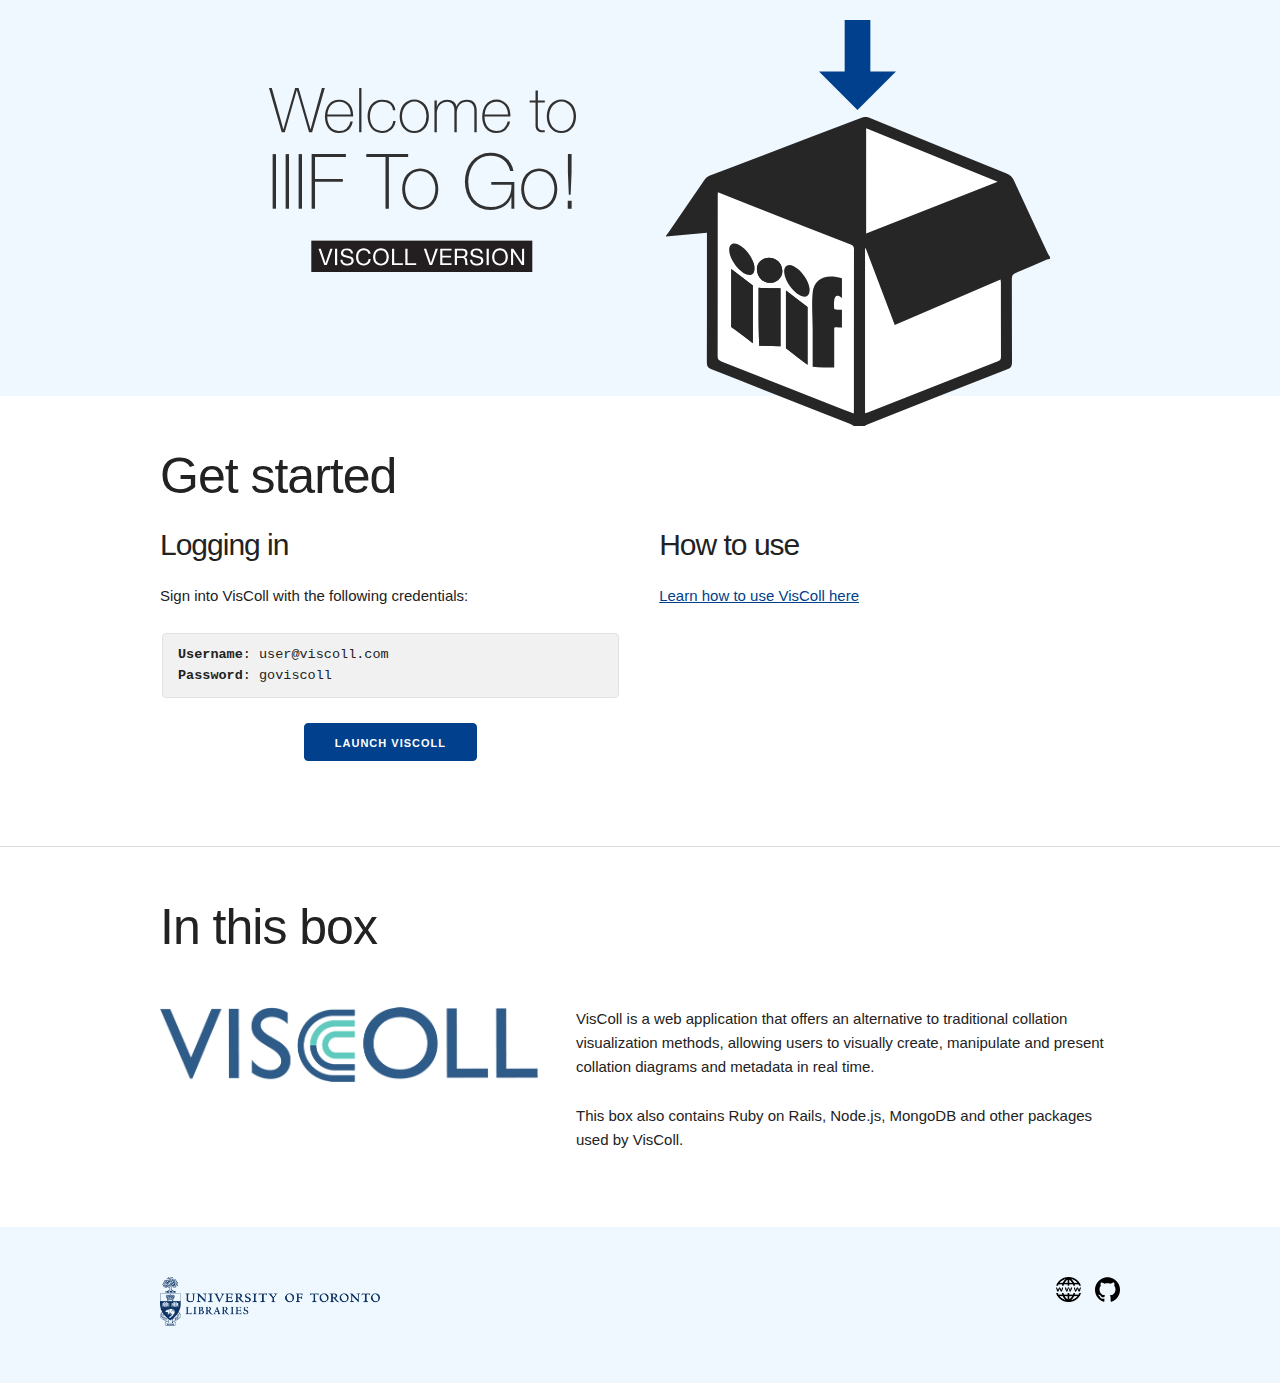
<file: splash/index.html>
<!DOCTYPE html>
<html lang="en">
<head>

  <!-- Basic Page Needs
  –––––––––––––––––––––––––––––––––––––––––––––––––– -->
  <meta charset="utf-8">
  <title>IIIF To Go is ready to go!</title>
  <meta name="description" content="Welcome to IIIF to Go with VisColl!">
  <meta name="author" content="University of Toronto Libraries">

  <!-- Mobile Specific Metas
  –––––––––––––––––––––––––––––––––––––––––––––––––– -->
  <meta name="viewport" content="width=device-width, initial-scale=1">


  <!-- CSS
  –––––––––––––––––––––––––––––––––––––––––––––––––– -->
  <link rel="stylesheet" href="welcome/css/normalize.css">
  <link rel="stylesheet" href="welcome/css/skeleton.css">
  <link rel="stylesheet" href="welcome/css/custom.css">

  <!-- Favicon
  –––––––––––––––––––––––––––––––––––––––––––––––––– -->
  <link rel="icon" type="image/png" href="welcome/images/favicon.png">

</head>
<body>

  <!-- Primary Page Layout
  –––––––––––––––––––––––––––––––––––––––––––––––––– -->
	
	<div class="row splash">
		<div class="six columns text">
			<div style="width:100%">
				<img src="welcome/images/title.svg" width="80%" />
			</div>
		</div>
		<div class="six columns graphic">
			<img src="welcome/images/arrow.svg" class="arrow">
			<img src="welcome/images/iiif-in-a-box-logo.svg" class="logo">
		</div>
	</div>
	<div class="getStarted">
		<div class="container">
			<h1>Get started</h1>
			<div class="row">
				<div class="six columns">
						<h2>Logging in</h2>
						<p>Sign into VisColl with the following credentials:</p>
<pre><code><b>Username</b>: user@viscoll.com
<b>Password</b>: goviscoll</code></pre>
						<p align="center">
							<a class="button button-primary" href="http://127.0.0.1:3000" target="_blank">Launch VisColl</a>
						</p>
				</div>
				<div class="six columns">
					<h2>How to use</h2>
					<p><a href="https://github.com/utlib/VisualCollation/wiki" target="_blank">Learn how to use VisColl here</a></p>
				</div>
			</div>
		</div>
	</div>
	<div class="breakdown">
		<div class="container">
			<h1>In this box</h1>
			<div class="row">
				<div class="five columns">
					<div class="logo">
						<a href="https://github.com/utlib/VisualCollation"><img src="welcome/images/viscoll-logo.png" alt="VisColl" /></a>
					</div>
				</div>
				<div class="seven columns">
					<p>VisColl is a web application that offers an alternative to traditional collation visualization methods, allowing users to visually create, manipulate and present collation diagrams and metadata in real time.</p>
					<p>This box also contains Ruby on Rails, Node.js, MongoDB and other packages used by VisColl.</p>
				</div>
			</div>
		</div>
	</div>
	<div class="footer">
		<div class="container flex">
			<div class="uoft">
				<a href="https://library.utoronto.ca" target="_blank"><img src="welcome/images/uoft-libraries-logo.png" alt="University of Toronto Libraries" width="220px" /></a>
			</div>
			<div class="links">
				<a href="https://digitaltoolsmss.library.utoronto.ca/iiif-to-go" target="_blank"><img src="welcome/images/icons/web_globe_icon.png" alt="IIIF To Go Website" height="25px" /></a>
				<a href="https://github.com/utlib/iiif-to-go-viscoll" target="_blank"><img src="welcome/images/icons/github_icon.svg" alt="IIIF To Go GitHub" height="25px" /></a>
			</div>
		</div>
	</div>

<!-- End Document
  –––––––––––––––––––––––––––––––––––––––––––––––––– -->
</body>
</html>
</file>
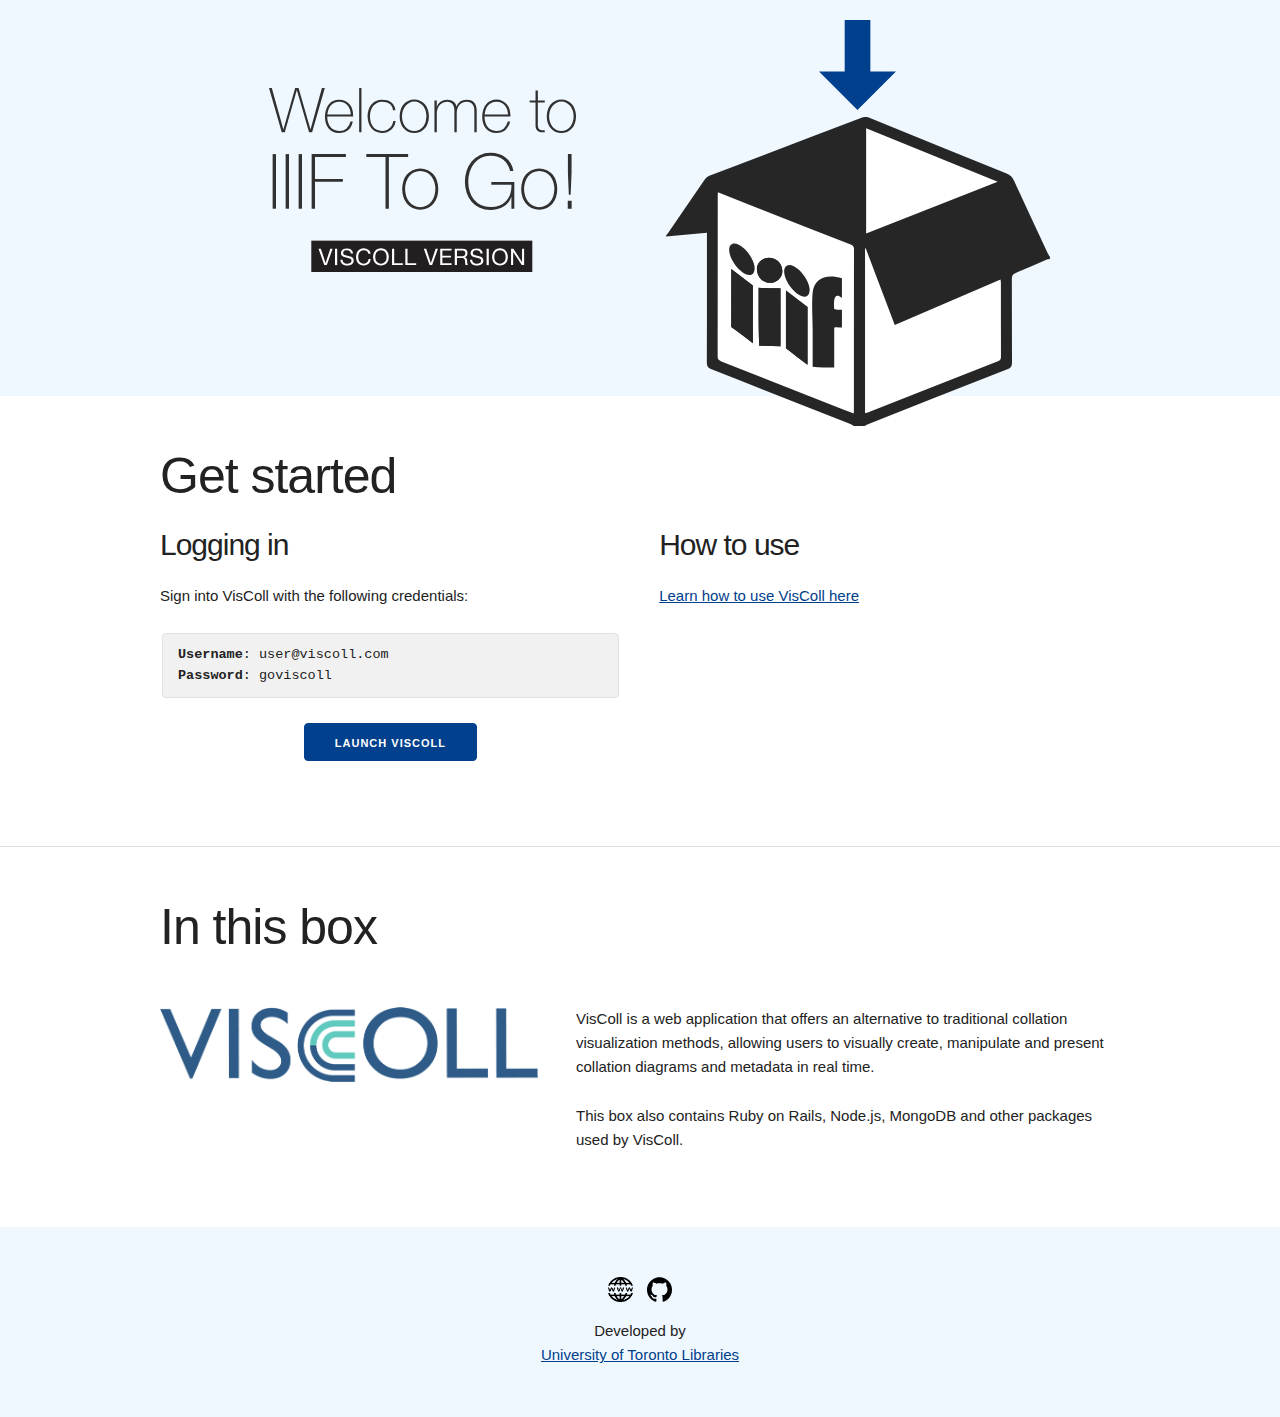
<file: webseed/index.html>
<!DOCTYPE html>
<html lang="en">
<head>

  <!-- Basic Page Needs
  –––––––––––––––––––––––––––––––––––––––––––––––––– -->
  <meta charset="utf-8">
  <title>IIIF To Go is ready to go!</title>
  <meta name="description" content="">
  <meta name="author" content="">

  <!-- Mobile Specific Metas
  –––––––––––––––––––––––––––––––––––––––––––––––––– -->
  <meta name="viewport" content="width=device-width, initial-scale=1">


  <!-- CSS
  –––––––––––––––––––––––––––––––––––––––––––––––––– -->
  <link rel="stylesheet" href="welcome/css/normalize.css">
  <link rel="stylesheet" href="welcome/css/skeleton.css">
  <link rel="stylesheet" href="welcome/css/custom.css">

  <!-- Favicon
  –––––––––––––––––––––––––––––––––––––––––––––––––– -->
  <link rel="icon" type="image/png" href="welcome/images/favicon.png">

</head>
<body>

  <!-- Primary Page Layout
  –––––––––––––––––––––––––––––––––––––––––––––––––– -->
	
	<div class="row splash">
		<div class="six columns text">
			<div style="width:100%">
				<img src="welcome/images/title.svg" width="80%" />
			</div>
		</div>
		<div class="six columns graphic">
			<img src="welcome/images/arrow.svg" class="arrow">
			<img src="welcome/images/iiif-in-a-box-logo.svg" class="logo">
		</div>
	</div>
	<div class="getStarted">
		<div class="container">
			<h1>Get started</h1>
			<div class="row">
				<div class="six columns">
						<h2>Logging in</h2>
						<p>Sign into VisColl with the following credentials:</p>
<pre><code><b>Username</b>: user@viscoll.com
<b>Password</b>: goviscoll</code></pre>
						<p align="center">
							<a class="button button-primary" href="http://127.0.0.1:3000" target="_blank">Launch VisColl</a>
						</p>
				</div>
				<div class="six columns">
					<h2>How to use</h2>
					<p><a href="" target="_blank">Learn how to use VisColl here</a></p>
				</div>
			</div>
		</div>
	</div>
	<div class="breakdown">
		<div class="container">
			<h1>In this box</h1>
			<div class="row">
				<div class="five columns">
					<div class="logo">
						<a href=""><img src="welcome/images/viscoll-logo.png" alt="VisColl" /></a>
					</div>
				</div>
				<div class="seven columns">
					<p>VisColl is a web application that offers an alternative to traditional collation visualization methods, allowing users to visually create, manipulate and present collation diagrams and metadata in real time.</p>
					<p>This box also contains Ruby on Rails, Node.js, MongoDB and other packages used by VisColl.</p>
				</div>
			</div>
		</div>
	</div>
	<div class="footer">
		<div class="links">
			<a href="https://digitaltoolsmss.library.utoronto.ca/iiif-to-go" target="_blank"><img src="welcome/images/icons/web_globe_icon.png" alt="IIIF To Go Website" height="25px" /></a>
			<a href="" target="_blank"><img src="welcome/images/icons/github_icon.svg" alt="IIIF To Go GitHub" height="25px" /></a>
		</div>
		Developed by<br /> <a href="https://library.utoronto.ca" target="_blank">University of Toronto Libraries</a>
	</div>

<!-- End Document
  –––––––––––––––––––––––––––––––––––––––––––––––––– -->
</body>
</html>
</file>
<file: splash/welcome/css/skeleton.css>
/*
* Skeleton V2.0.4
* Copyright 2014, Dave Gamache
* www.getskeleton.com
* Free to use under the MIT license.
* http://www.opensource.org/licenses/mit-license.php
* 12/29/2014
*/


/* Table of contents
––––––––––––––––––––––––––––––––––––––––––––––––––
- Grid
- Base Styles
- Typography
- Links
- Buttons
- Forms
- Lists
- Code
- Tables
- Spacing
- Utilities
- Clearing
- Media Queries
*/


/* Grid
–––––––––––––––––––––––––––––––––––––––––––––––––– */
.container {
  position: relative;
  width: 100%;
  max-width: 960px;
  margin: 0 auto;
  padding: 0 20px;
  box-sizing: border-box; }
.column,
.columns {
  width: 100%;
  float: left;
  box-sizing: border-box; }

/* For devices larger than 400px */
@media (min-width: 400px) {
  .container {
    width: 85%;
    padding: 0; }
}

/* For devices larger than 550px */
@media (min-width: 550px) {
  .container {
    width: 80%; }
  .column,
  .columns {
    margin-left: 4%; }
  .column:first-child,
  .columns:first-child {
    margin-left: 0; }

  .one.column,
  .one.columns                    { width: 4.66666666667%; }
  .two.columns                    { width: 13.3333333333%; }
  .three.columns                  { width: 22%;            }
  .four.columns                   { width: 30.6666666667%; }
  .five.columns                   { width: 39.3333333333%; }
  .six.columns                    { width: 48%;            }
  .seven.columns                  { width: 56.6666666667%; }
  .eight.columns                  { width: 65.3333333333%; }
  .nine.columns                   { width: 74.0%;          }
  .ten.columns                    { width: 82.6666666667%; }
  .eleven.columns                 { width: 91.3333333333%; }
  .twelve.columns                 { width: 100%; margin-left: 0; }

  .one-third.column               { width: 30.6666666667%; }
  .two-thirds.column              { width: 65.3333333333%; }

  .one-half.column                { width: 48%; }

  /* Offsets */
  .offset-by-one.column,
  .offset-by-one.columns          { margin-left: 8.66666666667%; }
  .offset-by-two.column,
  .offset-by-two.columns          { margin-left: 17.3333333333%; }
  .offset-by-three.column,
  .offset-by-three.columns        { margin-left: 26%;            }
  .offset-by-four.column,
  .offset-by-four.columns         { margin-left: 34.6666666667%; }
  .offset-by-five.column,
  .offset-by-five.columns         { margin-left: 43.3333333333%; }
  .offset-by-six.column,
  .offset-by-six.columns          { margin-left: 52%;            }
  .offset-by-seven.column,
  .offset-by-seven.columns        { margin-left: 60.6666666667%; }
  .offset-by-eight.column,
  .offset-by-eight.columns        { margin-left: 69.3333333333%; }
  .offset-by-nine.column,
  .offset-by-nine.columns         { margin-left: 78.0%;          }
  .offset-by-ten.column,
  .offset-by-ten.columns          { margin-left: 86.6666666667%; }
  .offset-by-eleven.column,
  .offset-by-eleven.columns       { margin-left: 95.3333333333%; }

  .offset-by-one-third.column,
  .offset-by-one-third.columns    { margin-left: 34.6666666667%; }
  .offset-by-two-thirds.column,
  .offset-by-two-thirds.columns   { margin-left: 69.3333333333%; }

  .offset-by-one-half.column,
  .offset-by-one-half.columns     { margin-left: 52%; }

}


/* Base Styles
–––––––––––––––––––––––––––––––––––––––––––––––––– */
/* NOTE
html is set to 62.5% so that all the REM measurements throughout Skeleton
are based on 10px sizing. So basically 1.5rem = 15px :) */
html {
  font-size: 62.5%; }
body {
  font-size: 1.5em; /* currently ems cause chrome bug misinterpreting rems on body element */
  line-height: 1.6;
  font-weight: 400;
  font-family: "Raleway", "HelveticaNeue", "Helvetica Neue", Helvetica, Arial, sans-serif;
  color: #222; }


/* Typography
–––––––––––––––––––––––––––––––––––––––––––––––––– */
h1, h2, h3, h4, h5, h6 {
  margin-top: 0;
  margin-bottom: 2rem;
  font-weight: 300; }
h1 { font-size: 4.0rem; line-height: 1.2;  letter-spacing: -.1rem;}
h2 { font-size: 3.6rem; line-height: 1.25; letter-spacing: -.1rem; }
h3 { font-size: 3.0rem; line-height: 1.3;  letter-spacing: -.1rem; }
h4 { font-size: 2.4rem; line-height: 1.35; letter-spacing: -.08rem; }
h5 { font-size: 1.8rem; line-height: 1.5;  letter-spacing: -.05rem; }
h6 { font-size: 1.5rem; line-height: 1.6;  letter-spacing: 0; }

/* Larger than phablet */
@media (min-width: 550px) {
  h1 { font-size: 5.0rem; }
  h2 { font-size: 4.2rem; }
  h3 { font-size: 3.6rem; }
  h4 { font-size: 3.0rem; }
  h5 { font-size: 2.4rem; }
  h6 { font-size: 1.5rem; }
}

p {
  margin-top: 0; }


/* Links
–––––––––––––––––––––––––––––––––––––––––––––––––– */
a {
  color: #1EAEDB; }
a:hover {
  color: #0FA0CE; }


/* Buttons
–––––––––––––––––––––––––––––––––––––––––––––––––– */
.button,
button,
input[type="submit"],
input[type="reset"],
input[type="button"] {
  display: inline-block;
  height: 38px;
  padding: 0 30px;
  color: #555;
  text-align: center;
  font-size: 11px;
  font-weight: 600;
  line-height: 38px;
  letter-spacing: .1rem;
  text-transform: uppercase;
  text-decoration: none;
  white-space: nowrap;
  background-color: transparent;
  border-radius: 4px;
  border: 1px solid #bbb;
  cursor: pointer;
  box-sizing: border-box; }
.button:hover,
button:hover,
input[type="submit"]:hover,
input[type="reset"]:hover,
input[type="button"]:hover,
.button:focus,
button:focus,
input[type="submit"]:focus,
input[type="reset"]:focus,
input[type="button"]:focus {
  color: #333;
  border-color: #888;
  outline: 0; }
.button.button-primary,
button.button-primary,
input[type="submit"].button-primary,
input[type="reset"].button-primary,
input[type="button"].button-primary {
  color: #FFF;
  background-color: #33C3F0;
  border-color: #33C3F0; }
.button.button-primary:hover,
button.button-primary:hover,
input[type="submit"].button-primary:hover,
input[type="reset"].button-primary:hover,
input[type="button"].button-primary:hover,
.button.button-primary:focus,
button.button-primary:focus,
input[type="submit"].button-primary:focus,
input[type="reset"].button-primary:focus,
input[type="button"].button-primary:focus {
  color: #FFF;
  background-color: #1EAEDB;
  border-color: #1EAEDB; }


/* Forms
–––––––––––––––––––––––––––––––––––––––––––––––––– */
input[type="email"],
input[type="number"],
input[type="search"],
input[type="text"],
input[type="tel"],
input[type="url"],
input[type="password"],
textarea,
select {
  height: 38px;
  padding: 6px 10px; /* The 6px vertically centers text on FF, ignored by Webkit */
  background-color: #fff;
  border: 1px solid #D1D1D1;
  border-radius: 4px;
  box-shadow: none;
  box-sizing: border-box; }
/* Removes awkward default styles on some inputs for iOS */
input[type="email"],
input[type="number"],
input[type="search"],
input[type="text"],
input[type="tel"],
input[type="url"],
input[type="password"],
textarea {
  -webkit-appearance: none;
     -moz-appearance: none;
          appearance: none; }
textarea {
  min-height: 65px;
  padding-top: 6px;
  padding-bottom: 6px; }
input[type="email"]:focus,
input[type="number"]:focus,
input[type="search"]:focus,
input[type="text"]:focus,
input[type="tel"]:focus,
input[type="url"]:focus,
input[type="password"]:focus,
textarea:focus,
select:focus {
  border: 1px solid #33C3F0;
  outline: 0; }
label,
legend {
  display: block;
  margin-bottom: .5rem;
  font-weight: 600; }
fieldset {
  padding: 0;
  border-width: 0; }
input[type="checkbox"],
input[type="radio"] {
  display: inline; }
label > .label-body {
  display: inline-block;
  margin-left: .5rem;
  font-weight: normal; }


/* Lists
–––––––––––––––––––––––––––––––––––––––––––––––––– */
ul {
  list-style: circle inside; }
ol {
  list-style: decimal inside; }
ol, ul {
  padding-left: 0;
  margin-top: 0; }
ul ul,
ul ol,
ol ol,
ol ul {
  margin: 1.5rem 0 1.5rem 3rem;
  font-size: 90%; }
li {
  margin-bottom: 1rem; }


/* Code
–––––––––––––––––––––––––––––––––––––––––––––––––– */
code {
  padding: .2rem .5rem;
  margin: 0 .2rem;
  font-size: 90%;
  white-space: nowrap;
  background: #F1F1F1;
  border: 1px solid #E1E1E1;
  border-radius: 4px; }
pre > code {
  display: block;
  padding: 1rem 1.5rem;
  white-space: pre; }


/* Tables
–––––––––––––––––––––––––––––––––––––––––––––––––– */
th,
td {
  padding: 12px 15px;
  text-align: left;
  border-bottom: 1px solid #E1E1E1; }
th:first-child,
td:first-child {
  padding-left: 0; }
th:last-child,
td:last-child {
  padding-right: 0; }


/* Spacing
–––––––––––––––––––––––––––––––––––––––––––––––––– */
button,
.button {
  margin-bottom: 1rem; }
input,
textarea,
select,
fieldset {
  margin-bottom: 1.5rem; }
pre,
blockquote,
dl,
figure,
table,
p,
ul,
ol,
form {
  margin-bottom: 2.5rem; }


/* Utilities
–––––––––––––––––––––––––––––––––––––––––––––––––– */
.u-full-width {
  width: 100%;
  box-sizing: border-box; }
.u-max-full-width {
  max-width: 100%;
  box-sizing: border-box; }
.u-pull-right {
  float: right; }
.u-pull-left {
  float: left; }


/* Misc
–––––––––––––––––––––––––––––––––––––––––––––––––– */
hr {
  margin-top: 3rem;
  margin-bottom: 3.5rem;
  border-width: 0;
  border-top: 1px solid #E1E1E1; }


/* Clearing
–––––––––––––––––––––––––––––––––––––––––––––––––– */

/* Self Clearing Goodness */
.container:after,
.row:after,
.u-cf {
  content: "";
  display: table;
  clear: both; }


/* Media Queries
–––––––––––––––––––––––––––––––––––––––––––––––––– */
/*
Note: The best way to structure the use of media queries is to create the queries
near the relevant code. For example, if you wanted to change the styles for buttons
on small devices, paste the mobile query code up in the buttons section and style it
there.
*/


/* Larger than mobile */
@media (min-width: 400px) {}

/* Larger than phablet (also point when grid becomes active) */
@media (min-width: 550px) {}

/* Larger than tablet */
@media (min-width: 750px) {}

/* Larger than desktop */
@media (min-width: 1000px) {}

/* Larger than Desktop HD */
@media (min-width: 1200px) {}
</file>
<file: splash/welcome/css/custom.css>
.button.button-primary {
  background: #00408c;
  border-color: #00408c;
}
a {
  color: #00408c;
}
.splash {
  padding: 2rem 0rem 5rem 0rem;
  text-align: center;
  background: aliceblue;
  height: 25.5vw;
  position: relative;
  display: flex;
  justify-content: center;
}
.splash .text, .splash .graphic {
  width: 30%;
  max-width: 550px;
}
.splash .text {
  height: 100%;
  display: flex;
  align-items: center;
}
.splash .graphic {
  height: 100%;
}
.splash .graphic .logo {
  width: 100%;
}
.splash .graphic .arrow {
  width: 20%;
  -webkit-animation: shimmy 2s infinite;
          animation: shimmy 2s infinite;
  -webkit-animation-direction: alternate;
          animation-direction: alternate;
}
@-webkit-keyframes shimmy {
  0% {
    -webkit-transform: translate(0, 0);
            transform: translate(0, 0);
  }
  100% {
    -webkit-transform: translate(0px, 50px);
            transform: translate(0px, 50px);
  }
}

@keyframes shimmy {
  0% {
    -webkit-transform: translate(0, 0);
            transform: translate(0, 0);
  }
  100% {
    -webkit-transform: translate(0px, 50px);
            transform: translate(0px, 50px);
  }
}

.breakdown {
  border-top: 1px solid #dddddd;
  padding: 5rem 0rem;
}
.breakdown h1 {
  padding-bottom: 3rem;
}
.breakdown .logo {
  width: 100%;
  display: flex;
  align-items: center;
  justify-content: center;
}
.breakdown .logo img {
  width: 100%;
}

@media (max-width: 900px) {
  .splash {
    height: 32vw;
  }
  .splash .text, .splash .graphic {
    width: 40%;
  }
}
@media (max-width: 550px) {
  .breakdown .logo img {
    width: 80%;
    padding-bottom: 3rem;
  }

}
.getStarted {
  padding: 5rem 0rem;
}
.getStarted h2 {
  font-size: 3rem;
}
.footer {
  background: aliceblue;
  padding: 5rem 0rem;
  text-align: center;
  font-size: 1.5rem;
}
.footer .flex {
  display: flex;
  justify-content: space-between;
}
.footer .flex>div {
  width: 50%;
}
.footer .uoft {
  text-align: left;
}
.footer .links {
  letter-spacing: 1rem;
  padding-bottom: 1rem;
  text-align: right;
}
</file>
<file: webseed/welcome/css/skeleton.css>
/*
* Skeleton V2.0.4
* Copyright 2014, Dave Gamache
* www.getskeleton.com
* Free to use under the MIT license.
* http://www.opensource.org/licenses/mit-license.php
* 12/29/2014
*/


/* Table of contents
––––––––––––––––––––––––––––––––––––––––––––––––––
- Grid
- Base Styles
- Typography
- Links
- Buttons
- Forms
- Lists
- Code
- Tables
- Spacing
- Utilities
- Clearing
- Media Queries
*/


/* Grid
–––––––––––––––––––––––––––––––––––––––––––––––––– */
.container {
  position: relative;
  width: 100%;
  max-width: 960px;
  margin: 0 auto;
  padding: 0 20px;
  box-sizing: border-box; }
.column,
.columns {
  width: 100%;
  float: left;
  box-sizing: border-box; }

/* For devices larger than 400px */
@media (min-width: 400px) {
  .container {
    width: 85%;
    padding: 0; }
}

/* For devices larger than 550px */
@media (min-width: 550px) {
  .container {
    width: 80%; }
  .column,
  .columns {
    margin-left: 4%; }
  .column:first-child,
  .columns:first-child {
    margin-left: 0; }

  .one.column,
  .one.columns                    { width: 4.66666666667%; }
  .two.columns                    { width: 13.3333333333%; }
  .three.columns                  { width: 22%;            }
  .four.columns                   { width: 30.6666666667%; }
  .five.columns                   { width: 39.3333333333%; }
  .six.columns                    { width: 48%;            }
  .seven.columns                  { width: 56.6666666667%; }
  .eight.columns                  { width: 65.3333333333%; }
  .nine.columns                   { width: 74.0%;          }
  .ten.columns                    { width: 82.6666666667%; }
  .eleven.columns                 { width: 91.3333333333%; }
  .twelve.columns                 { width: 100%; margin-left: 0; }

  .one-third.column               { width: 30.6666666667%; }
  .two-thirds.column              { width: 65.3333333333%; }

  .one-half.column                { width: 48%; }

  /* Offsets */
  .offset-by-one.column,
  .offset-by-one.columns          { margin-left: 8.66666666667%; }
  .offset-by-two.column,
  .offset-by-two.columns          { margin-left: 17.3333333333%; }
  .offset-by-three.column,
  .offset-by-three.columns        { margin-left: 26%;            }
  .offset-by-four.column,
  .offset-by-four.columns         { margin-left: 34.6666666667%; }
  .offset-by-five.column,
  .offset-by-five.columns         { margin-left: 43.3333333333%; }
  .offset-by-six.column,
  .offset-by-six.columns          { margin-left: 52%;            }
  .offset-by-seven.column,
  .offset-by-seven.columns        { margin-left: 60.6666666667%; }
  .offset-by-eight.column,
  .offset-by-eight.columns        { margin-left: 69.3333333333%; }
  .offset-by-nine.column,
  .offset-by-nine.columns         { margin-left: 78.0%;          }
  .offset-by-ten.column,
  .offset-by-ten.columns          { margin-left: 86.6666666667%; }
  .offset-by-eleven.column,
  .offset-by-eleven.columns       { margin-left: 95.3333333333%; }

  .offset-by-one-third.column,
  .offset-by-one-third.columns    { margin-left: 34.6666666667%; }
  .offset-by-two-thirds.column,
  .offset-by-two-thirds.columns   { margin-left: 69.3333333333%; }

  .offset-by-one-half.column,
  .offset-by-one-half.columns     { margin-left: 52%; }

}


/* Base Styles
–––––––––––––––––––––––––––––––––––––––––––––––––– */
/* NOTE
html is set to 62.5% so that all the REM measurements throughout Skeleton
are based on 10px sizing. So basically 1.5rem = 15px :) */
html {
  font-size: 62.5%; }
body {
  font-size: 1.5em; /* currently ems cause chrome bug misinterpreting rems on body element */
  line-height: 1.6;
  font-weight: 400;
  font-family: "Raleway", "HelveticaNeue", "Helvetica Neue", Helvetica, Arial, sans-serif;
  color: #222; }


/* Typography
–––––––––––––––––––––––––––––––––––––––––––––––––– */
h1, h2, h3, h4, h5, h6 {
  margin-top: 0;
  margin-bottom: 2rem;
  font-weight: 300; }
h1 { font-size: 4.0rem; line-height: 1.2;  letter-spacing: -.1rem;}
h2 { font-size: 3.6rem; line-height: 1.25; letter-spacing: -.1rem; }
h3 { font-size: 3.0rem; line-height: 1.3;  letter-spacing: -.1rem; }
h4 { font-size: 2.4rem; line-height: 1.35; letter-spacing: -.08rem; }
h5 { font-size: 1.8rem; line-height: 1.5;  letter-spacing: -.05rem; }
h6 { font-size: 1.5rem; line-height: 1.6;  letter-spacing: 0; }

/* Larger than phablet */
@media (min-width: 550px) {
  h1 { font-size: 5.0rem; }
  h2 { font-size: 4.2rem; }
  h3 { font-size: 3.6rem; }
  h4 { font-size: 3.0rem; }
  h5 { font-size: 2.4rem; }
  h6 { font-size: 1.5rem; }
}

p {
  margin-top: 0; }


/* Links
–––––––––––––––––––––––––––––––––––––––––––––––––– */
a {
  color: #1EAEDB; }
a:hover {
  color: #0FA0CE; }


/* Buttons
–––––––––––––––––––––––––––––––––––––––––––––––––– */
.button,
button,
input[type="submit"],
input[type="reset"],
input[type="button"] {
  display: inline-block;
  height: 38px;
  padding: 0 30px;
  color: #555;
  text-align: center;
  font-size: 11px;
  font-weight: 600;
  line-height: 38px;
  letter-spacing: .1rem;
  text-transform: uppercase;
  text-decoration: none;
  white-space: nowrap;
  background-color: transparent;
  border-radius: 4px;
  border: 1px solid #bbb;
  cursor: pointer;
  box-sizing: border-box; }
.button:hover,
button:hover,
input[type="submit"]:hover,
input[type="reset"]:hover,
input[type="button"]:hover,
.button:focus,
button:focus,
input[type="submit"]:focus,
input[type="reset"]:focus,
input[type="button"]:focus {
  color: #333;
  border-color: #888;
  outline: 0; }
.button.button-primary,
button.button-primary,
input[type="submit"].button-primary,
input[type="reset"].button-primary,
input[type="button"].button-primary {
  color: #FFF;
  background-color: #33C3F0;
  border-color: #33C3F0; }
.button.button-primary:hover,
button.button-primary:hover,
input[type="submit"].button-primary:hover,
input[type="reset"].button-primary:hover,
input[type="button"].button-primary:hover,
.button.button-primary:focus,
button.button-primary:focus,
input[type="submit"].button-primary:focus,
input[type="reset"].button-primary:focus,
input[type="button"].button-primary:focus {
  color: #FFF;
  background-color: #1EAEDB;
  border-color: #1EAEDB; }


/* Forms
–––––––––––––––––––––––––––––––––––––––––––––––––– */
input[type="email"],
input[type="number"],
input[type="search"],
input[type="text"],
input[type="tel"],
input[type="url"],
input[type="password"],
textarea,
select {
  height: 38px;
  padding: 6px 10px; /* The 6px vertically centers text on FF, ignored by Webkit */
  background-color: #fff;
  border: 1px solid #D1D1D1;
  border-radius: 4px;
  box-shadow: none;
  box-sizing: border-box; }
/* Removes awkward default styles on some inputs for iOS */
input[type="email"],
input[type="number"],
input[type="search"],
input[type="text"],
input[type="tel"],
input[type="url"],
input[type="password"],
textarea {
  -webkit-appearance: none;
     -moz-appearance: none;
          appearance: none; }
textarea {
  min-height: 65px;
  padding-top: 6px;
  padding-bottom: 6px; }
input[type="email"]:focus,
input[type="number"]:focus,
input[type="search"]:focus,
input[type="text"]:focus,
input[type="tel"]:focus,
input[type="url"]:focus,
input[type="password"]:focus,
textarea:focus,
select:focus {
  border: 1px solid #33C3F0;
  outline: 0; }
label,
legend {
  display: block;
  margin-bottom: .5rem;
  font-weight: 600; }
fieldset {
  padding: 0;
  border-width: 0; }
input[type="checkbox"],
input[type="radio"] {
  display: inline; }
label > .label-body {
  display: inline-block;
  margin-left: .5rem;
  font-weight: normal; }


/* Lists
–––––––––––––––––––––––––––––––––––––––––––––––––– */
ul {
  list-style: circle inside; }
ol {
  list-style: decimal inside; }
ol, ul {
  padding-left: 0;
  margin-top: 0; }
ul ul,
ul ol,
ol ol,
ol ul {
  margin: 1.5rem 0 1.5rem 3rem;
  font-size: 90%; }
li {
  margin-bottom: 1rem; }


/* Code
–––––––––––––––––––––––––––––––––––––––––––––––––– */
code {
  padding: .2rem .5rem;
  margin: 0 .2rem;
  font-size: 90%;
  white-space: nowrap;
  background: #F1F1F1;
  border: 1px solid #E1E1E1;
  border-radius: 4px; }
pre > code {
  display: block;
  padding: 1rem 1.5rem;
  white-space: pre; }


/* Tables
–––––––––––––––––––––––––––––––––––––––––––––––––– */
th,
td {
  padding: 12px 15px;
  text-align: left;
  border-bottom: 1px solid #E1E1E1; }
th:first-child,
td:first-child {
  padding-left: 0; }
th:last-child,
td:last-child {
  padding-right: 0; }


/* Spacing
–––––––––––––––––––––––––––––––––––––––––––––––––– */
button,
.button {
  margin-bottom: 1rem; }
input,
textarea,
select,
fieldset {
  margin-bottom: 1.5rem; }
pre,
blockquote,
dl,
figure,
table,
p,
ul,
ol,
form {
  margin-bottom: 2.5rem; }


/* Utilities
–––––––––––––––––––––––––––––––––––––––––––––––––– */
.u-full-width {
  width: 100%;
  box-sizing: border-box; }
.u-max-full-width {
  max-width: 100%;
  box-sizing: border-box; }
.u-pull-right {
  float: right; }
.u-pull-left {
  float: left; }


/* Misc
–––––––––––––––––––––––––––––––––––––––––––––––––– */
hr {
  margin-top: 3rem;
  margin-bottom: 3.5rem;
  border-width: 0;
  border-top: 1px solid #E1E1E1; }


/* Clearing
–––––––––––––––––––––––––––––––––––––––––––––––––– */

/* Self Clearing Goodness */
.container:after,
.row:after,
.u-cf {
  content: "";
  display: table;
  clear: both; }


/* Media Queries
–––––––––––––––––––––––––––––––––––––––––––––––––– */
/*
Note: The best way to structure the use of media queries is to create the queries
near the relevant code. For example, if you wanted to change the styles for buttons
on small devices, paste the mobile query code up in the buttons section and style it
there.
*/


/* Larger than mobile */
@media (min-width: 400px) {}

/* Larger than phablet (also point when grid becomes active) */
@media (min-width: 550px) {}

/* Larger than tablet */
@media (min-width: 750px) {}

/* Larger than desktop */
@media (min-width: 1000px) {}

/* Larger than Desktop HD */
@media (min-width: 1200px) {}
</file>
<file: webseed/welcome/css/custom.css>
.button.button-primary {
  background: #00408c;
  border-color: #00408c;
}
a {
  color: #00408c;
}
.splash {
  padding: 2rem 0rem 5rem 0rem;
  text-align: center;
  background: aliceblue;
  height: 25.5vw;
  position: relative;
  display: flex;
  justify-content: center;
}
.splash .text, .splash .graphic {
  width: 30%;
  max-width: 550px;
}
.splash .text {
  height: 100%;
  display: flex;
  align-items: center;
}
.splash .graphic {
  height: 100%;
}
.splash .graphic .logo {
  width: 100%;
}
.splash .graphic .arrow {
  width: 20%;
  -webkit-animation: shimmy 2s infinite;
          animation: shimmy 2s infinite;
  -webkit-animation-direction: alternate;
          animation-direction: alternate;
}
@-webkit-keyframes shimmy {
  0% {
    -webkit-transform: translate(0, 0);
            transform: translate(0, 0);
  }
  100% {
    -webkit-transform: translate(0px, 50px);
            transform: translate(0px, 50px);
  }
}

@keyframes shimmy {
  0% {
    -webkit-transform: translate(0, 0);
            transform: translate(0, 0);
  }
  100% {
    -webkit-transform: translate(0px, 50px);
            transform: translate(0px, 50px);
  }
}

.breakdown {
  border-top: 1px solid #dddddd;
  padding: 5rem 0rem;
}
.breakdown h1 {
  padding-bottom: 3rem;
}
.breakdown .logo {
  width: 100%;
  display: flex;
  align-items: center;
  justify-content: center;
}
.breakdown .logo img {
  width: 100%;
}

@media (max-width: 900px) {
  .splash {
    height: 32vw;
  }
  .splash .text, .splash .graphic {
    width: 40%;
  }
}
@media (max-width: 550px) {
  .breakdown .logo img {
    width: 80%;
    padding-bottom: 3rem;
  }

}
.getStarted {
  padding: 5rem 0rem;
}
.getStarted h2 {
  font-size: 3rem;
}
.footer {
  background: aliceblue;
  padding: 5rem 0rem;
  text-align: center;
  font-size: 1.5rem;
}
.footer .links {
  letter-spacing: 1rem;
  padding-bottom: 1rem;
}
</file>
